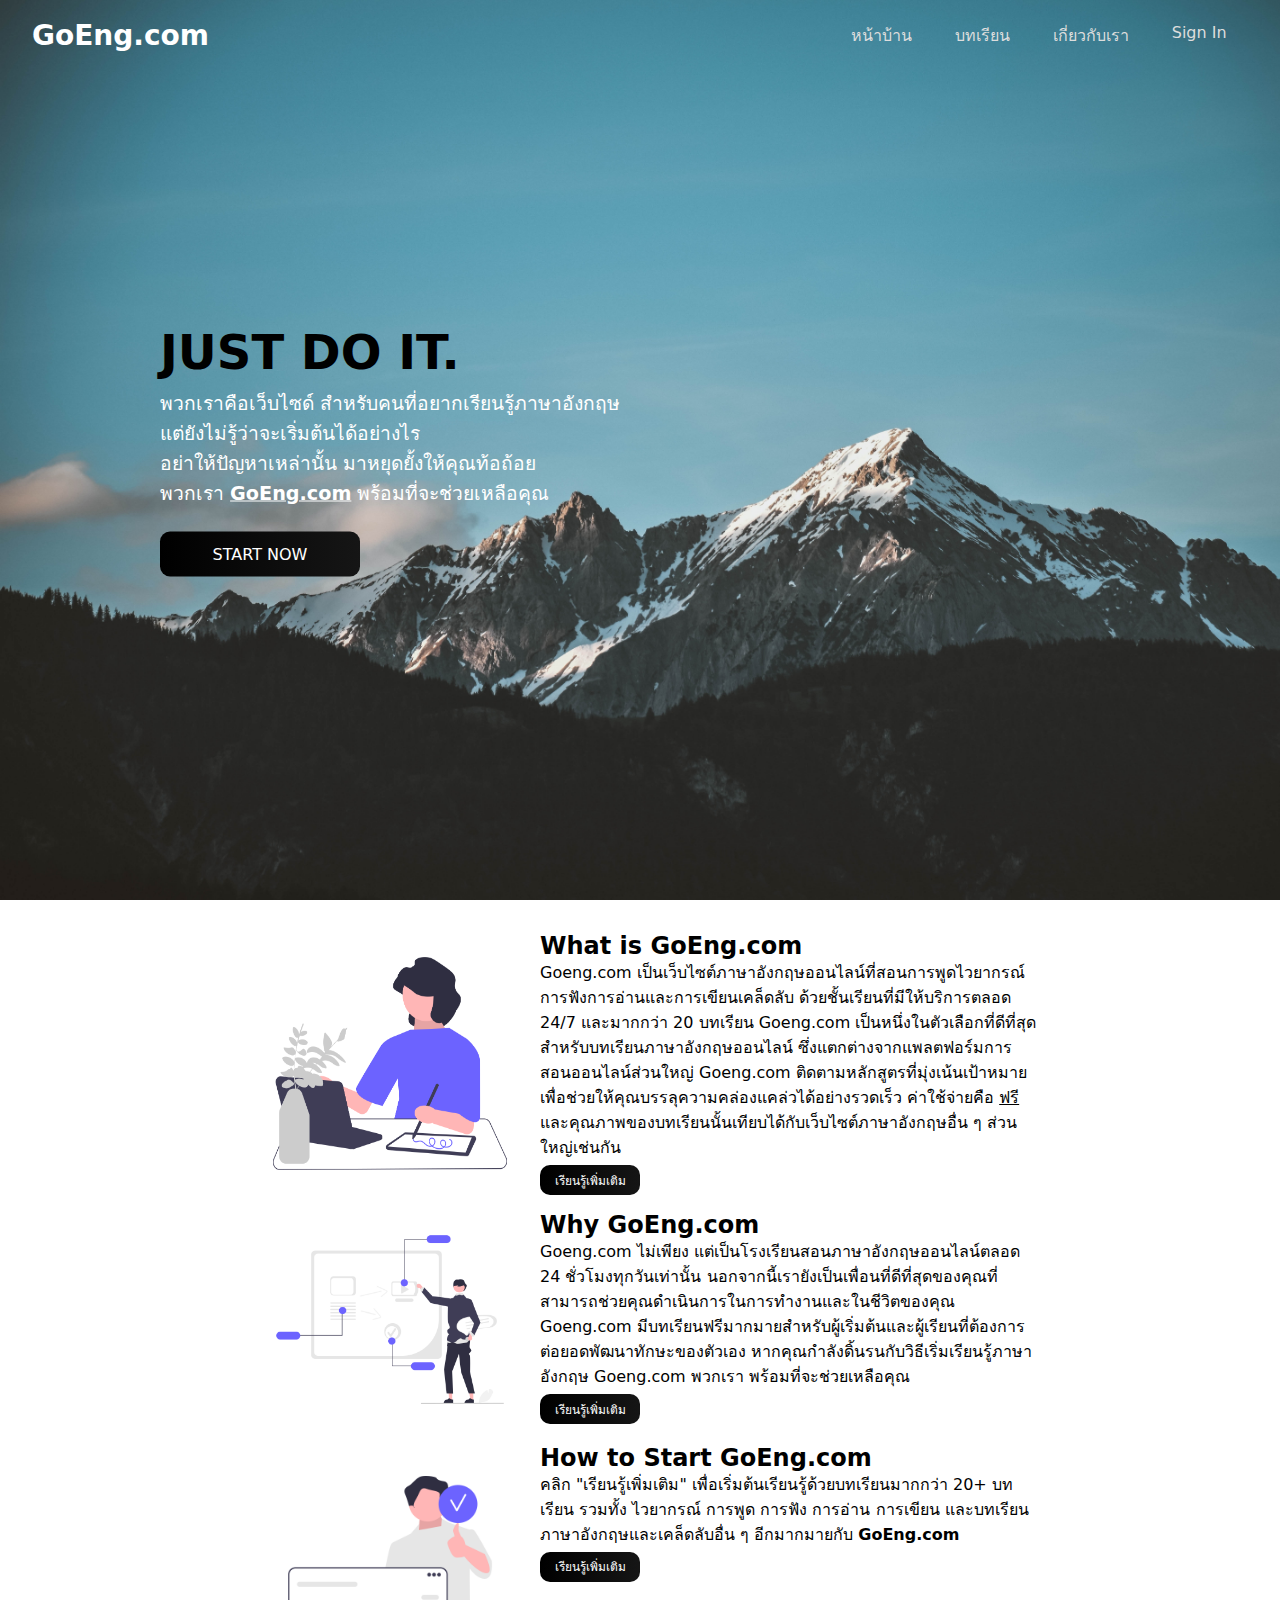
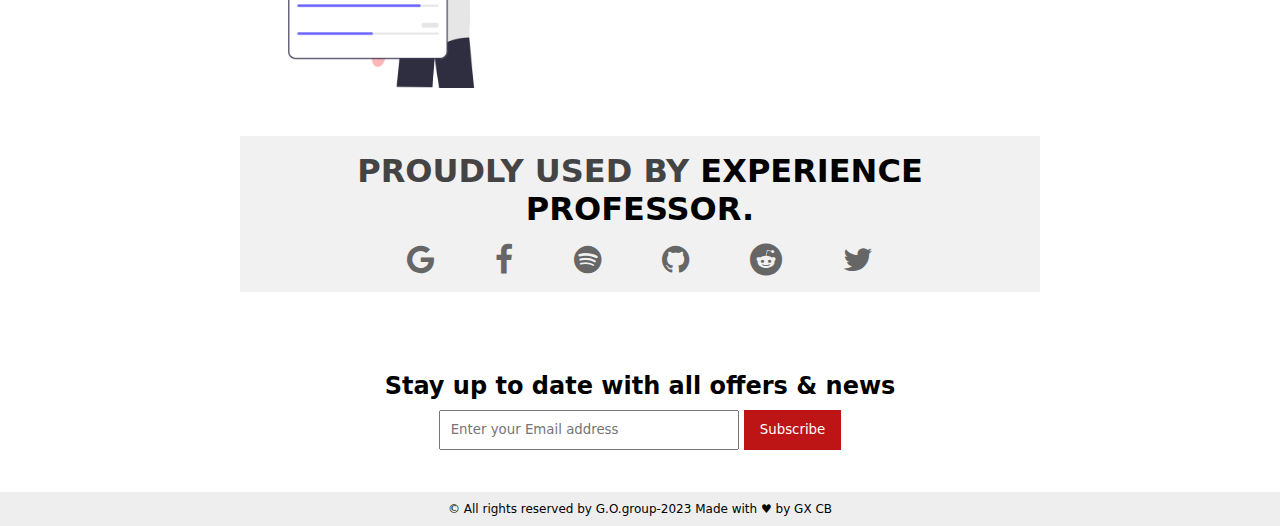
<file: index.html>
<!DOCTYPE html>
<html lang="en">
  <head>
    <meta charset="UTF-8" />
    <meta http-equiv="X-UA-Compatible" content="IE=edge" />
    <meta name="viewport" content="width=device-width, initial-scale=1.0" />
    <link
      rel="shortcut icon"
      href="./95e95af1641f460bafc4b952199c2114.png"
      type="image/x-icon"
    />
    <link
      rel="stylesheet"
      href="https://cdnjs.cloudflare.com/ajax/libs/font-awesome/4.7.0/css/font-awesome.css"
      integrity="sha512-5A8nwdMOWrSz20fDsjczgUidUBR8liPYU+WymTZP1lmY9G6Oc7HlZv156XqnsgNUzTyMefFTcsFH/tnJE/+xBg=="
      crossorigin="anonymous"
      referrerpolicy="no-referrer"
    />
    <title>GoEng</title>
    <link rel="stylesheet" href="./styles/common.css" />
    <link rel="stylesheet" href="./styles/index.css" />
    <link rel="stylesheet" href="./styles/navbar.css" />
  </head>

  <body>
    <section class="home-main">
      <nav>
        <div class="brand">
          <a href="index.html"> GoEng.com </a>
        </div>

        <i class="fa fa-bars" aria-hidden="true"></i>

        <ul>
          <i class="fa fa-times" aria-hidden="true"></i>
          <li><a href="Home.html">หน้าบ้าน</a></li>
          <li><a href="Course.html">บทเรียน</a></li>
          <li><a href="Aboutus.html">เกี่ยวกับเรา</a></li>
          <li><a href="login.html">Sign In</a></li>
        </ul>
      </nav>
   <div class="main-content">
        <h1>JUST DO IT.</h1>
        <p>
          พวกเราคือเว็บไซด์ สำหรับคนที่อยากเรียนรู้ภาษาอังกฤษ
          <br />แต่ยังไม่รู้ว่าจะเริ่มต้นได้อย่างไร <br />อย่าให้ปัญหาเหล่านั้น
          มาหยุดยั้งให้คุณท้อถ้อย <br />พวกเรา <strong><u>GoEng.com</u></strong>  พร้อมที่จะช่วยเหลือคุณ
        </p>
        <a href="./Course.html" class="gradient-btn">Start Now</a>
      </div>
    </section>

    <section class="about">
      <div class="about-sub">
        <img src="./images/undraw_learning_sketching_nd4f.png" alt="upload" />
        <div class="sub-sub-about">
          <h2>What is GoEng.com</h2>
          <p>
            Goeng.com
            เป็นเว็บไซต์ภาษาอังกฤษออนไลน์ที่สอนการพูดไวยากรณ์การฟังการอ่านและการเขียนเคล็ดลับ
            ด้วยชั้นเรียนที่มีให้บริการตลอด 24/7 และมากกว่า 20 บทเรียน Goeng.com
            เป็นหนึ่งในตัวเลือกที่ดีที่สุดสำหรับบทเรียนภาษาอังกฤษออนไลน์
            ซึ่งแตกต่างจากแพลตฟอร์มการสอนออนไลน์ส่วนใหญ่ Goeng.com
            ติดตามหลักสูตรที่มุ่งเน้นเป้าหมายเพื่อช่วยให้คุณบรรลุความคล่องแคล่วได้อย่างรวดเร็ว
            ค่าใช้จ่ายคือ
            <u> ฟรี </u>
            และคุณภาพของบทเรียนนั้นเทียบได้กับเว็บไซต์ภาษาอังกฤษอื่น ๆ
            ส่วนใหญ่เช่นกัน
          </p>
          <a href="./Aboutus.html" class="gradient-btn">เรียนรู้เพิ่มเติม</a>
        </div>
      </div>
      <div class="about-sub">
        <img src="./images/undraw_Teaching_re_g7e3.png" alt="upload" />
        <div class="sub-sub-about">
          <h2>Why GoEng.com</h2>
          <p>
            Goeng.com ไม่เพียง แต่เป็นโรงเรียนสอนภาษาอังกฤษออนไลน์ตลอด 24
            ชั่วโมงทุกวันเท่านั้น
            นอกจากนี้เรายังเป็นเพื่อนที่ดีที่สุดของคุณที่สามารถช่วยคุณดำเนินการในการทำงานและในชีวิตของคุณ
            Goeng.com มีบทเรียนฟรีมากมายสำหรับผู้เริ่มต้นและผู้เรียนที่ต้องการต่อยอดพัฒนาทักษะของตัวเอง
            หากคุณกำลังดิ้นรนกับวิธีเริ่มเรียนรู้ภาษาอังกฤษ Goeng.com พวกเรา
            พร้อมที่จะช่วยเหลือคุณ
          </p>
          <a href="./Aboutus.html" class="gradient-btn">เรียนรู้เพิ่มเติม</a>
        </div>
      </div>
      <div class="about-sub">
        <img src="./images/undraw_Join_re_w1lh.png" alt="upload" />
        <div class="sub-sub-about">
          <h2>How to Start GoEng.com</h2>
          <p>
            คลิก "เรียนรู้เพิ่มเติม" เพื่อเริ่มต้นเรียนรู้ด้วยบทเรียนมากกว่า 20+ บทเรียน รวมทั้ง
            ไวยากรณ์ การพูด การฟัง การอ่าน การเขียน และบทเรียนภาษาอังกฤษและเคล็ดลับอื่น
            ๆ อีกมากมายกับ <strong> GoEng.com </strong>
          </p>
          <a href="./Course.html" class="gradient-btn">เรียนรู้เพิ่มเติม</a>
        </div>
      </div>
      <div class="about-company">
        <h1>Proudly used by <span>Experience Professor. </span></h1>
        <div class="company-logos">
          <i class="fa fa-google"></i>
          <i class="fa fa-facebook"></i>
          <i class="fa fa-spotify"></i>
          <i class="fa fa-github"></i>
          <i class="fa fa-reddit"></i>
          <i class="fa fa-twitter"></i>
        </div>
      </div>
    </section>

    <div class="subscribe">
      <h2>Stay up to date with all offers & news</h2>
      <form action="" class="subscribe-box">
        <input
          required
          type="email"
          name="email"
          placeholder="Enter your Email address"
        />
        <button>Subscribe</button>
      </form>
    </div>

    <div class="copyright">
      &copy; All rights reserved by G.O.group-2023 Made with &hearts; by GX CB
    </div>

    <script src="js\navbar.js"></script>
  </body>
</html>
</file>
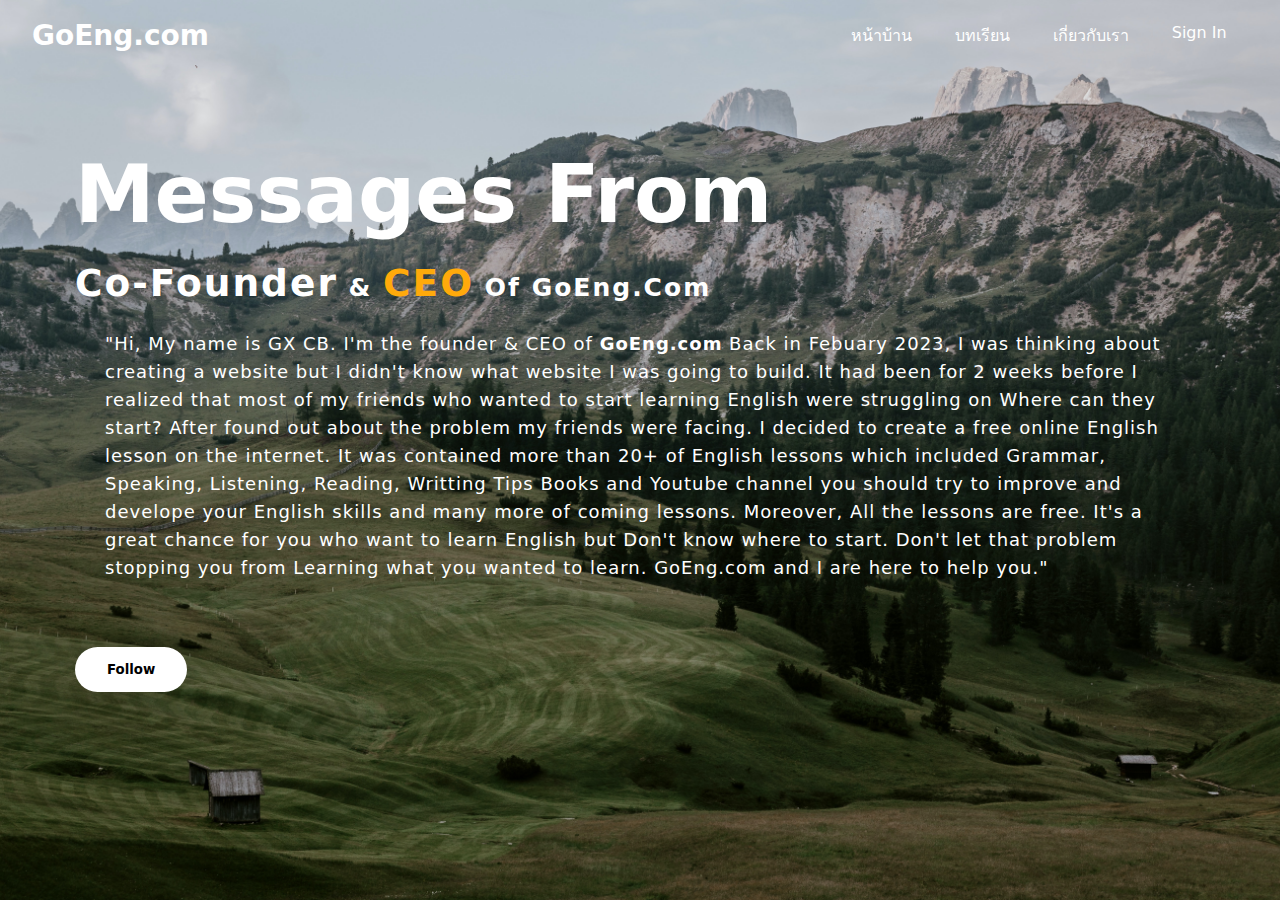
<file: Aboutus.html>
<!DOCTYPE html>
<html lang="en">
  <head>
    <meta charset="UTF-8" />
    <meta http-equiv="X-UA-Compatible" content="IE=edge" />
    <meta name="viewport" content="width=device-width, initial-scale=1.0" />
    <link
      rel="shortcut icon"
      href="./95e95af1641f460bafc4b952199c2114.png"
      type="image/x-icon"
    />
    <link
      rel="stylesheet"
      href="https://cdnjs.cloudflare.com/ajax/libs/font-awesome/4.7.0/css/font-awesome.css"
      integrity="sha512-5A8nwdMOWrSz20fDsjczgUidUBR8liPYU+WymTZP1lmY9G6Oc7HlZv156XqnsgNUzTyMefFTcsFH/tnJE/+xBg=="
      crossorigin="anonymous"
      referrerpolicy="no-referrer"
    />
    <title>About us - GoEng</title>
    <link rel="stylesheet" href="styles/common.css" />
    <link rel="stylesheet" href="styles/About us.css" />
    <link rel="stylesheet" href="styles/About us.css" />
  </head>
  <body>
    <section>
      <nav>
        <div class="brand">
          <a href="index.html">GoEng.com</a>
        </div>

        <i class="fa fa-bars" aria-hidden="true"></i>

       <ul>
          <i class="fa fa-times" aria-hidden="true"></i>
          <li><a href="Home.html">หน้าบ้าน</a></li>
          <li><a href="Course.html">บทเรียน</a></li>
          <li><a href="Aboutus.html">เกี่ยวกับเรา</a></li>
          <li><a href="login.html">Sign In</a></li>
        </ul>
      </nav>
      </div>
      <div class="about">
        <div class="main">
           <img src="GoEng.com.png" alt="">
           <div class="about-text">
            <h2>Messages from</h2>
            <h5><samp>Co-founder</samp> & <span>CEO</span> of GoEng.com</h5>
            
            <p> "Hi, My name is GX CB. I'm the founder & CEO of <strong>GoEng.com</strong> Back in Febuary 2023, I was thinking about creating a website but I didn't know what website I was going to build. It had been for 2 weeks before I realized that most of my friends who wanted to start learning English were struggling on Where can they start?
            After found out about the problem my friends were facing. I decided to create a free online English lesson on the internet. It was contained more than 20+ of English lessons which included Grammar, Speaking, Listening, Reading, Writting Tips Books and Youtube channel you should try to improve and develope your English skills and many more of coming lessons. Moreover, All the lessons are free. It's a great chance for you who want to learn English but Don't know where to start. Don't let that problem stopping you from Learning what you wanted to learn. GoEng.com and I are here to help you." </p>
            <button> <a href="https://twitter.com/Garfiel35508799">Follow</a></button>
        </div>
      </div>
    </section>

    <script src="js/navbar.js"></script>

  </body>
</html>
</file>
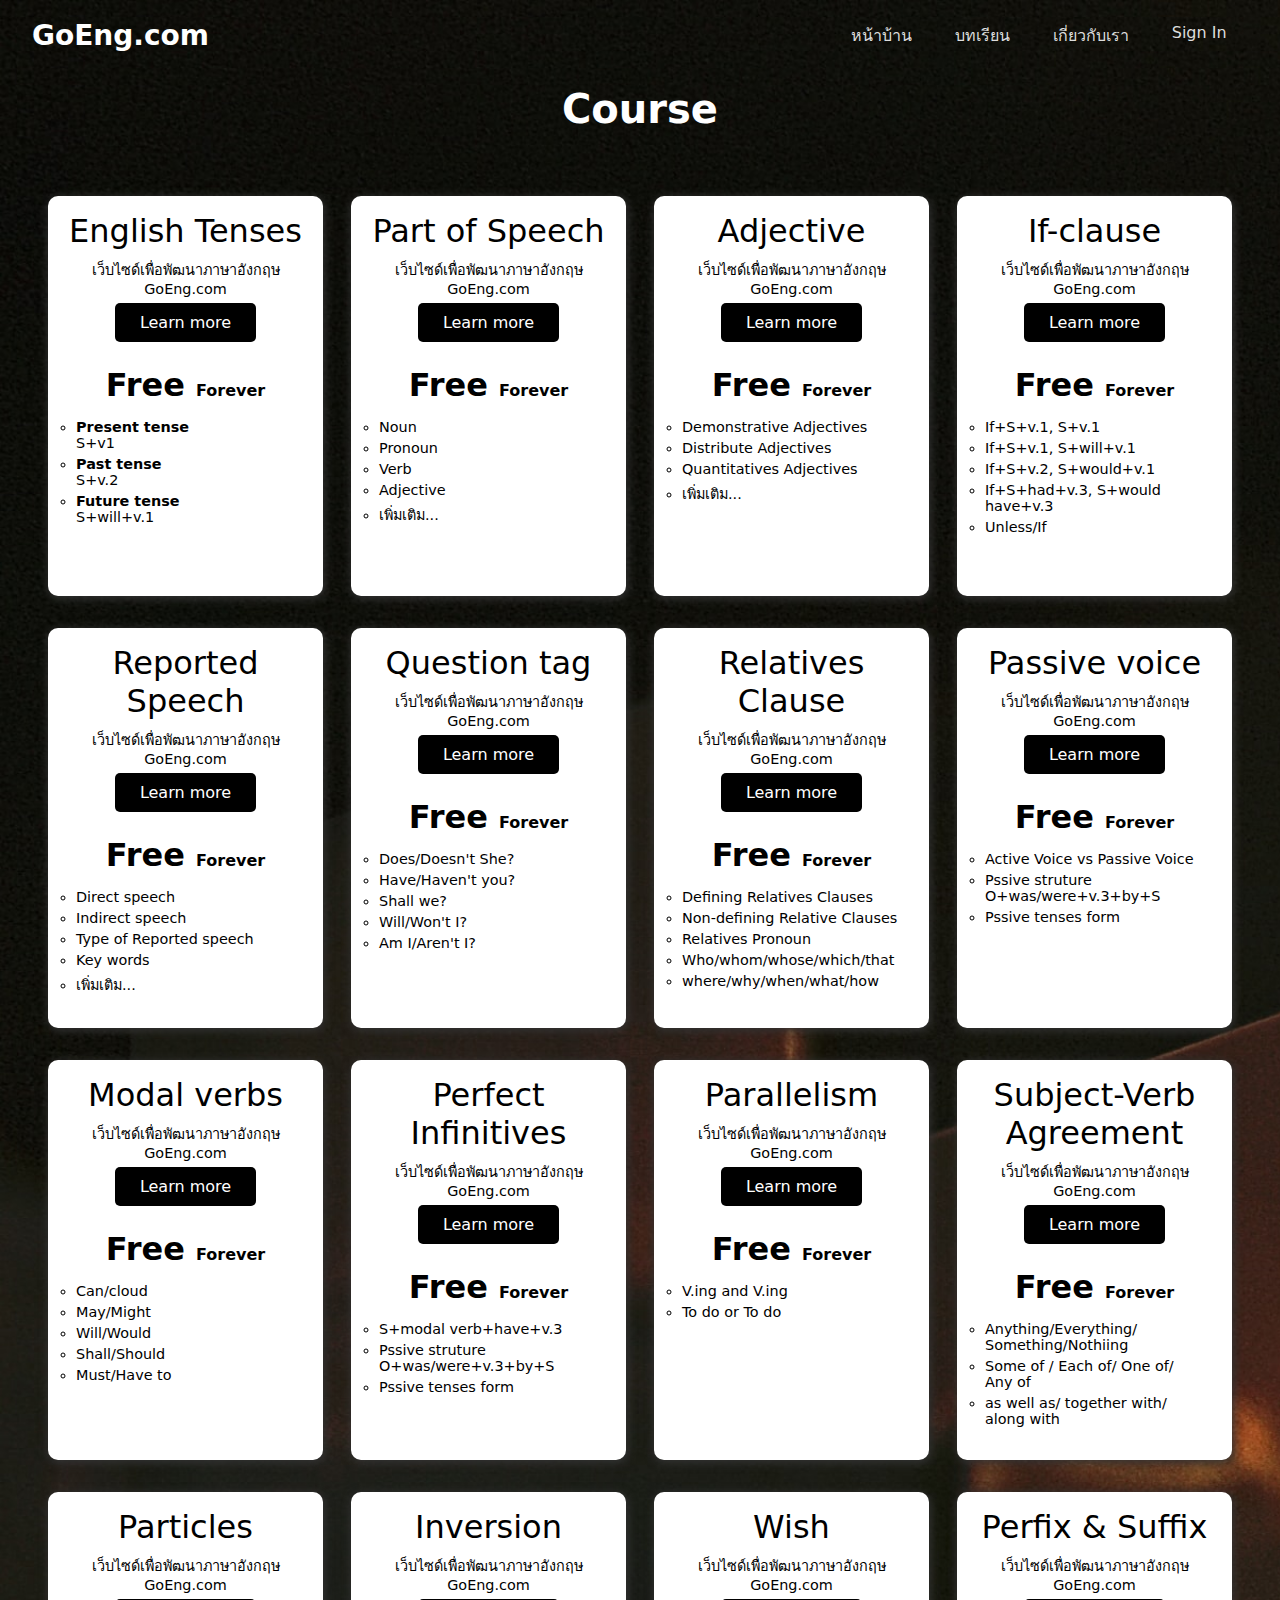
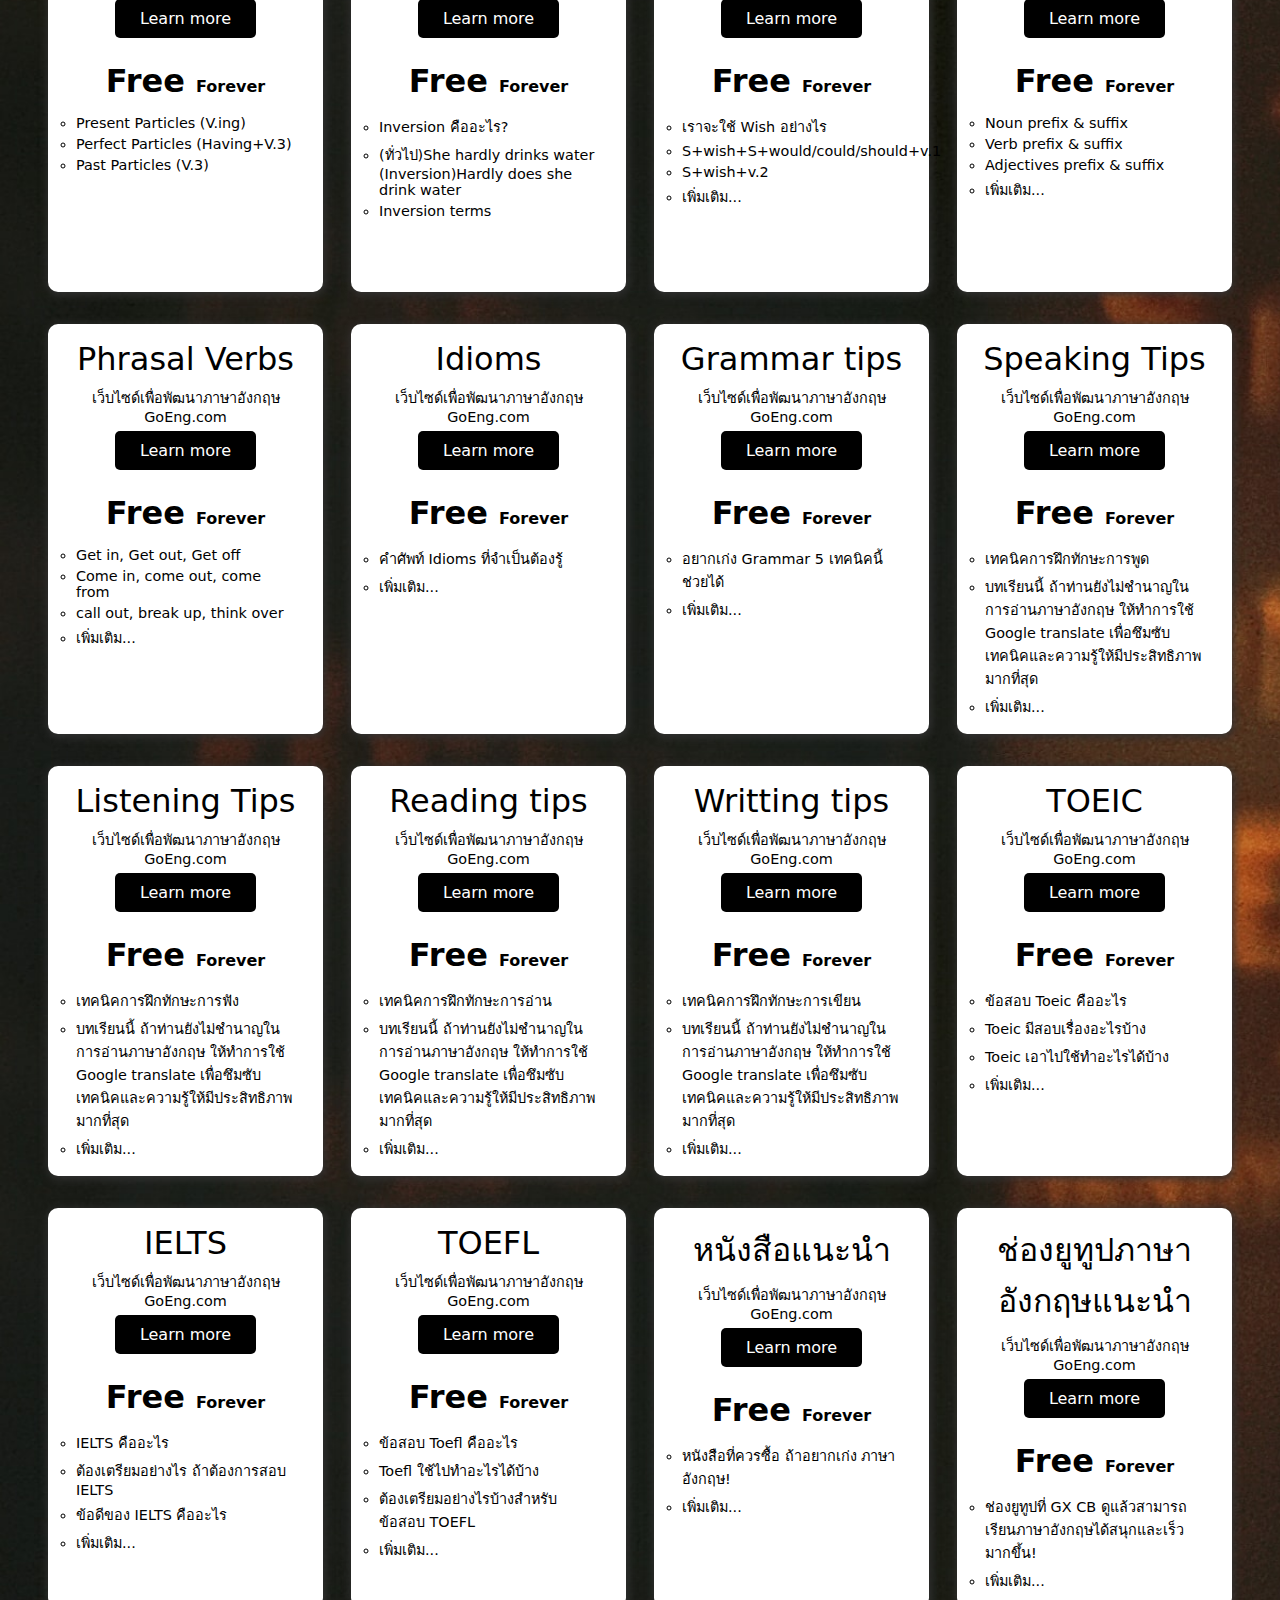
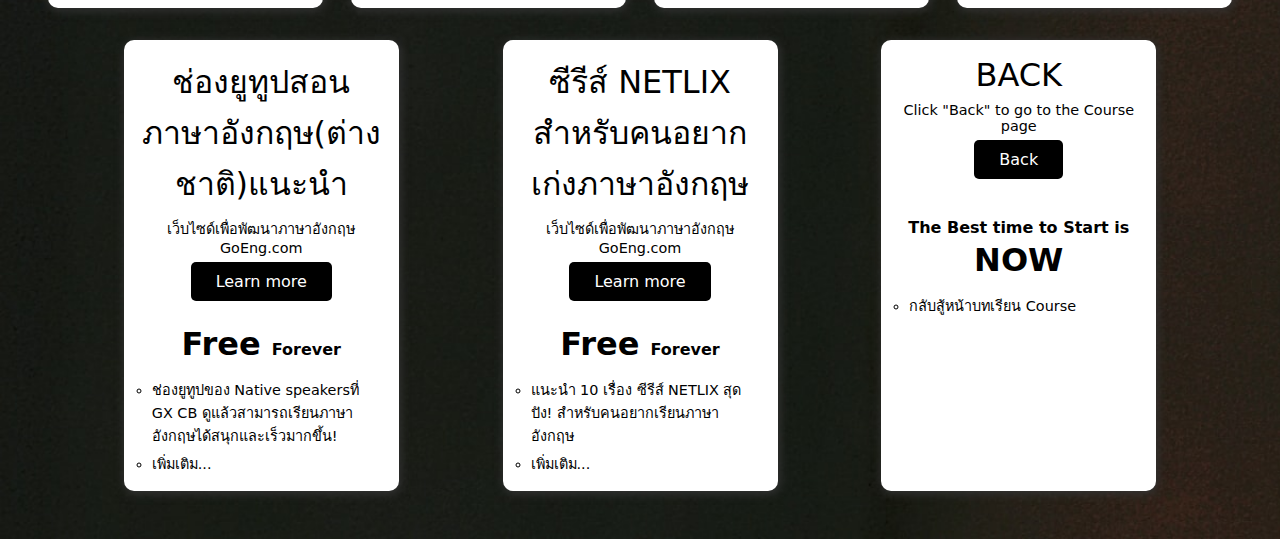
<file: Course.html>
<!DOCTYPE html>
<html lang="en">
  <head>
    <meta charset="UTF-8" />
    <meta http-equiv="X-UA-Compatible" content="IE=edge" />
    <meta name="viewport" content="width=device-width, initial-scale=1.0" />
    <link
      rel="shortcut icon"
      href="./95e95af1641f460bafc4b952199c2114.png"
      type="image/x-icon"
    />
    <link
      rel="stylesheet"
      href="https://cdnjs.cloudflare.com/ajax/libs/font-awesome/4.7.0/css/font-awesome.css"
      integrity="sha512-5A8nwdMOWrSz20fDsjczgUidUBR8liPYU+WymTZP1lmY9G6Oc7HlZv156XqnsgNUzTyMefFTcsFH/tnJE/+xBg=="
      crossorigin="anonymous"
      referrerpolicy="no-referrer"
    />
    <title>Course - GoEng</title>
    <link rel="stylesheet" href="styles/common.css" />
    <link rel="stylesheet" href="styles/Course.css" />
    <link rel="stylesheet" href="styles/navbar.css" />
  </head>
  <body>
    <section>
      <nav>
        <div class="brand">
          <a href="index.html">GoEng.com</a>
        </div>

        <i class="fa fa-bars" aria-hidden="true"></i>

       <ul>
          <i class="fa fa-times" aria-hidden="true"></i>
          <li><a href="Home.html">หน้าบ้าน</a></li>
          <li><a href="Course.html">บทเรียน</a></li>
          <li><a href="Aboutus.html">เกี่ยวกับเรา</a></li>
          <li><a href="login.html">Sign In</a></li>
        </ul>
      </nav>

      <h1>Course</h1>

      <div class="course-cards">
        <div class="course-card">
          <p class="plan">English Tenses</p>
          <p class="description">เว็บไซด์เพื่อพัฒนาภาษาอังกฤษ GoEng.com</p>

          <a href="https://thepremierprep.com/12-tense-summary/">Learn more</a>

          <div class="course">Free <span>Forever</span></div>

          <ul>
            <li>
              <strong>Present tense</strong><br />
              S+v1
            </li>
            <li><strong>Past tense</strong> <br />S+v.2</li>
            <li><strong>Future tense</strong> <br />S+will+v.1</li>
          </ul>
        </div>

        <div class="course-card">
          <p class="plan">Part of Speech</p>
          <p class="description">เว็บไซด์เพื่อพัฒนาภาษาอังกฤษ GoEng.com</p>

          <a href="https://meowdemy.com/%E0%B8%AA%E0%B8%A3%E0%B8%B8%E0%B8%9B-part-of-speech-%E0%B8%87%E0%B9%88%E0%B8%B2%E0%B8%A2%E0%B9%86/">Learn more</a>

          <div class="course">Free <span>Forever</span></div>

          <ul>
            <li>Noun</li>
            <li>Pronoun</li>
            <li>Verb</li>
            <li>Adjective</li>
            <li>เพิ่มเติม...</li>
          </ul>
        </div>

        <div class="course-card">
          <p class="plan">Adjective</p>
          <p class="description">เว็บไซด์เพื่อพัฒนาภาษาอังกฤษ GoEng.com</p>

          <a href="https://www.trueplookpanya.com/knowledge/content/70677">Learn more</a>

          <div class="course">Free <span>Forever</span></div>

          <ul>
            <li>Demonstrative Adjectives</li>
            <li>Distribute Adjectives</li>
            <li>Quantitatives Adjectives</li>
            <li>เพิ่มเติม...</li>
          </ul>
        </div>
        <div class="course-card">
          <p class="plan">If-clause</p>
          <p class="description">เว็บไซด์เพื่อพัฒนาภาษาอังกฤษ GoEng.com</p>

          <a href="https://www.globish.co.th/blog/professional/ifclause">Learn more</a>

          <div class="course">Free <span>Forever</span></div>

          <ul>
            <li>If+S+v.1, S+v.1</li>
            <li>If+S+v.1, S+will+v.1</li>
            <li>If+S+v.2, S+would+v.1</li>
            <li>If+S+had+v.3, S+would have+v.3</li>
            <li>Unless/If</li>
          </ul>
        </div>
        <div class="course-card">
          <p class="plan">Reported Speech</p>
          <p class="description">เว็บไซด์เพื่อพัฒนาภาษาอังกฤษ GoEng.com</p>

          <a href="https://www.trueplookpanya.com/knowledge/content/62514/-laneng-lan-">Learn more</a>

          <div class="course">Free <span>Forever</span></div>

          <ul>
            <li>Direct speech</li>
            <li>Indirect speech</li>
            <li>Type of Reported speech</li>
            <li>Key words</li>
            <li>เพิ่มเติม...</li>
          </ul>
        </div>
        <div class="course-card">
          <p class="plan">Question tag</p>
          <p class="description">เว็บไซด์เพื่อพัฒนาภาษาอังกฤษ GoEng.com</p>

          <a href="https://meowdemy.com/%E0%B8%81%E0%B8%B2%E0%B8%A3%E0%B9%83%E0%B8%8A%E0%B9%89-question-tag/">Learn more</a>

          <div class="course">Free <span>Forever</span></div>

          <ul>
            <li>Does/Doesn't She?</li>
            <li>Have/Haven't you?</li>
            <li>Shall we?</li>
            <li>Will/Won't I?</li>
            <li>Am I/Aren't I?</li>
          </ul>
        </div>
        <div class="course-card">
          <p class="plan">Relatives Clause</p>
          <p class="description">เว็บไซด์เพื่อพัฒนาภาษาอังกฤษ GoEng.com</p>

          <a href="https://www.trueplookpanya.com/knowledge/content/92534-laneng-lan-">Learn more</a>

          <div class="course">Free <span>Forever</span></div>

          <ul>
            <li>Defining Relatives Clauses</li>
            <li>Non-defining Relative Clauses</li>
            <li>Relatives Pronoun</li>
            <li>Who/whom/whose/which/that</li>
            <li>where/why/when/what/how</li>
          </ul>
        </div>
        <div class="course-card">
          <p class="plan">Passive voice</p>
          <p class="description">เว็บไซด์เพื่อพัฒนาภาษาอังกฤษ GoEng.com</p>

          <a href="https://meowdemy.com/passive-voice/">Learn more</a>

          <div class="course">Free <span>Forever</span></div>

          <ul>
            <li>Active Voice vs Passive Voice</li>
            <li>Pssive struture<br />O+was/were+v.3+by+S</li>
            <li>Pssive tenses form</li>
          </ul>
        </div>
        <div class="course-card">
          <p class="plan">Modal verbs</p>
          <p class="description">เว็บไซด์เพื่อพัฒนาภาษาอังกฤษ GoEng.com</p>

          <a href="https://engbreaking.co.th/modal-verb/">Learn more</a>

          <div class="course">Free <span>Forever</span></div>

          <ul>
            <li>Can/cloud</li>
            <li>May/Might</li>
            <li>Will/Would</li>
            <li>Shall/Should</li>
            <li>Must/Have to</li>
          </ul>
        </div>
        <div class="course-card">
          <p class="plan">Perfect Infinitives</p>
          <p class="description">เว็บไซด์เพื่อพัฒนาภาษาอังกฤษ GoEng.com</p>

          <a href="http://englishfordairylife.blogspot.com/2012/09/infinitive-withwithout-to.html">Learn more</a>

          <div class="course">Free <span>Forever</span></div>

          <ul>
            <li>S+modal verb+have+v.3</li>
            <li>Pssive struture<br />O+was/were+v.3+by+S</li>
            <li>Pssive tenses form</li>
          </ul>
        </div>
        <div class="course-card">
          <p class="plan">Parallelism</p>
          <p class="description">เว็บไซด์เพื่อพัฒนาภาษาอังกฤษ GoEng.com</p>

          <a href="https://www.engnow.in.th/2019/12/parallel-structure/">Learn more</a>

          <div class="course">Free <span>Forever</span></div>

          <ul>
            <li>V.ing and V.ing</li>
            <li>To do or To do</li>
          </ul>
        </div>
        <div class="course-card">
          <p class="plan">Subject-Verb Agreement</p>
          <p class="description">เว็บไซด์เพื่อพัฒนาภาษาอังกฤษ GoEng.com</p>

          <a href="https://meowdemy.com/subject-verb-agreement/">Learn more</a>

          <div class="course">Free <span>Forever</span></div>

          <ul>
            <li>Anything/Everything/<br>Something/Nothiing</li>
            <li>Some of / Each of/ One of/ Any of</li>
            <li>as well as/ together with/ <br />along with</li>
          </ul>
        </div>
        <div class="course-card">
          <p class="plan">Particles</p>
          <p class="description">เว็บไซด์เพื่อพัฒนาภาษาอังกฤษ GoEng.com</p>

          <a href="https://www.tonamorn.com/english/grammar/participle-2/">Learn more</a>

          <div class="course">Free <span>Forever</span></div>

          <ul>
            <li>Present Particles (V.ing)</li>
            <li>Perfect Particles (Having+V.3)</li>
            <li>Past Particles (V.3)</li>
          </ul>
        </div>
        <div class="course-card">
          <p class="plan">Inversion</p>
          <p class="description">เว็บไซด์เพื่อพัฒนาภาษาอังกฤษ GoEng.com</p>

          <a href="https://www.trueplookpanya.com/knowledge/content/92687-laneng-lan-">Learn more</a>

          <div class="course">Free <span>Forever</span></div>

          <ul>
            <li>Inversion คืออะไร?</li>
            <li>
              (ทั่วไป)She hardly drinks water <br />(Inversion)Hardly does she
              drink water
            </li>
            <li>Inversion terms</li>
          </ul>
        </div>
        <div class="course-card">
          <p class="plan">Wish</p>
          <p class="description">เว็บไซด์เพื่อพัฒนาภาษาอังกฤษ GoEng.com</p>

          <a href="https://www.trueplookpanya.com/knowledge/content/63144/-blo-laneng-lan-">Learn more</a>

          <div class="course">Free <span>Forever</span></div>

          <ul>
            <li>เราจะใช้ Wish อย่างไร</li>
            <li>S+wish+S+would/could/should+v.1</li>
            <li>S+wish+v.2</li>
            <li>เพิ่มเติม...</li>
          </ul>
        </div>
        <div class="course-card">
          <p class="plan">Perfix & Suffix</p>
          <p class="description">เว็บไซด์เพื่อพัฒนาภาษาอังกฤษ GoEng.com</p>

          <a href="https://www.trueplookpanya.com/knowledge/content/66250/-blo-laneng-lan-">Learn more</a>

          <div class="course">Free <span>Forever</span></div>

          <ul>
            <li>Noun prefix & suffix</li>
            <li>Verb prefix & suffix</li>
            <li>Adjectives prefix & suffix</li>
            <li>เพิ่มเติม...</li>
          </ul>
        </div>
        <div class="course-card">
          <p class="plan">Phrasal Verbs</p>
          <p class="description">เว็บไซด์เพื่อพัฒนาภาษาอังกฤษ GoEng.com</p>

          <a href="https://campus.campus-star.com/gat-pat/69285.html">Learn more</a>

          <div class="course">Free <span>Forever</span></div>

          <ul>
            <li>Get in, Get out, Get off</li>
            <li>Come in, come out, come from</li>
            <li>call out, break up, think over</li>
            <li>เพิ่มเติม...</li>
          </ul>
        </div>
        <div class="course-card">
          <p class="plan">Idioms</p>
          <p class="description">เว็บไซด์เพื่อพัฒนาภาษาอังกฤษ GoEng.com</p>

          <a href="https://www.mylearnville.com/top-100-idioms-phrases/">Learn more</a>

          <div class="course">Free <span>Forever</span></div>

          <ul>
            <li>คำศัพท์ Idioms ที่จำเป็นต้องรู้</li>
            <li>เพิ่มเติม...</li>
          </ul>
        </div>
        <div class="course-card">
          <p class="plan">Grammar tips</p>
          <p class="description">เว็บไซด์เพื่อพัฒนาภาษาอังกฤษ GoEng.com</p>

          <a href="https://www.britishcouncil.or.th/english/children/secondary/tips/grammar5tips">Learn more</a>

          <div class="course">Free <span>Forever</span></div>

          <ul>
            <li>อยากเก่ง Grammar 5 เทคนิคนี้ช่วยได้</li>
            <li>เพิ่มเติม...</li>
          </ul>
        </div><div class="course-card">
          <p class="plan">Speaking Tips</p>
          <p class="description">เว็บไซด์เพื่อพัฒนาภาษาอังกฤษ GoEng.com</p>

          <a href="https://englishonline.britishcouncil.org/blog/8-practical-ways-to-practise-speaking-english/">Learn more</a>

          <div class="course">Free <span>Forever</span></div>

          <ul>
            <li>เทคนิคการฝึกทักษะการพูด</li>
            <li>บทเรียนนี้ ถ้าท่านยังไม่ชำนาญในการอ่านภาษาอังกฤษ ให้ทำการใช้ Google translate เพื่อซึมซับเทคนิคและความรู้ให้มีประสิทธิภาพมากที่สุด</li>
            <li>เพิ่มเติม...</li>
          </ul>
        </div><div class="course-card">
          <p class="plan">Listening Tips</p>
          <p class="description">เว็บไซด์เพื่อพัฒนาภาษาอังกฤษ GoEng.com</p>

          <a href="https://www.fluentu.com/blog/english/how-to-improve-english-listening-skills/">Learn more</a>

          <div class="course">Free <span>Forever</span></div>

          <ul>
            <li>เทคนิคการฝึกทักษะการฟัง</li>
            <li>บทเรียนนี้ ถ้าท่านยังไม่ชำนาญในการอ่านภาษาอังกฤษ ให้ทำการใช้ Google translate เพื่อซึมซับเทคนิคและความรู้ให้มีประสิทธิภาพมากที่สุด</li>
            <li>เพิ่มเติม...</li>
          </ul>
        </div><div class="course-card">
          <p class="plan">Reading tips</p>
          <p class="description">เว็บไซด์เพื่อพัฒนาภาษาอังกฤษ GoEng.com</p>

          <a href="https://www.indeed.com/career-advice/career-development/how-to-improve-reading-skills">Learn more</a>

          <div class="course">Free <span>Forever</span></div>

          <ul>
            <li>เทคนิคการฝึกทักษะการอ่าน</li>
            <li>บทเรียนนี้ ถ้าท่านยังไม่ชำนาญในการอ่านภาษาอังกฤษ ให้ทำการใช้ Google translate เพื่อซึมซับเทคนิคและความรู้ให้มีประสิทธิภาพมากที่สุด</li>
            <li>เพิ่มเติม...</li>
          </ul>
        </div>
        <div class="course-card">
          <p class="plan">Writting tips</p>
          <p class="description">เว็บไซด์เพื่อพัฒนาภาษาอังกฤษ GoEng.com</p>

          <a href="https://www.grammarly.com/blog/practice-english-skills/">Learn more</a>

          <div class="course">Free <span>Forever</span></div>

          <ul>
            <li>เทคนิคการฝึกทักษะการเขียน</li>
            <li>บทเรียนนี้ ถ้าท่านยังไม่ชำนาญในการอ่านภาษาอังกฤษ ให้ทำการใช้ Google translate เพื่อซึมซับเทคนิคและความรู้ให้มีประสิทธิภาพมากที่สุด</li>
            <li>เพิ่มเติม...</li>
          </ul>
        </div>
        <div class="course-card">
          <p class="plan">TOEIC</p>
          <p class="description">เว็บไซด์เพื่อพัฒนาภาษาอังกฤษ GoEng.com</p>

          <a href="https://efl.ac.th/th/what-you-need-to-know-about-new-toeic/">Learn more</a>

          <div class="course">Free <span>Forever</span></div>

          <ul>
            <li>ข้อสอบ Toeic คืออะไร</li>
            <li>Toeic มีสอบเรื่องอะไรบ้าง</li>
            <li>Toeic เอาไปใช้ทำอะไรได้บ้าง</li>
            <li>เพิ่มเติม...</li>
          </ul>
        </div><div class="course-card">
          <p class="plan">IELTS</p>
          <p class="description">เว็บไซด์เพื่อพัฒนาภาษาอังกฤษ GoEng.com</p>

          <a href="https://www.hotcourses.in.th/study-abroad-info/essentials/english-tests/">Learn more</a>

          <div class="course">Free <span>Forever</span></div>

          <ul>
            <li>IELTS คืออะไร</li>
            <li>ต้องเตรียมอย่างไร ถ้าต้องการสอบ IELTS</li>
            <li>ข้อดีของ IELTS คืออะไร</li>
            <li>เพิ่มเติม...</li>
          </ul>
        </div><div class="course-card">
          <p class="plan">TOEFL</p>
          <p class="description">เว็บไซด์เพื่อพัฒนาภาษาอังกฤษ GoEng.com</p>

          <a href="https://xchangeenglish.com/blog/%E0%B8%97%E0%B8%B3%E0%B9%84%E0%B8%A1%E0%B8%95%E0%B9%89%E0%B8%AD%E0%B8%87%E0%B8%AA%E0%B8%AD%E0%B8%9A-toefl/">Learn more</a>

          <div class="course">Free <span>Forever</span></div>

          <ul>
            <li>ข้อสอบ Toefl คืออะไร</li>
            <li>Toefl ใช้ไปทำอะไรได้บ้าง</li>
            <li>ต้องเตรียมอย่างไรบ้างสำหรับข้อสอบ TOEFL</li>
            <li>เพิ่มเติม...</li>
          </ul>
        </div>
        
        <div class="course-card">
          <p class="plan">หนังสือแนะนำ</p>
          <p class="description">เว็บไซด์เพื่อพัฒนาภาษาอังกฤษ GoEng.com</p>

          <a href="https://my-best.in.th/48922">Learn more</a>

          <div class="course">Free <span>Forever</span></div>

          <ul>
            <li>หนังสือที่ควรซื้อ ถ้าอยากเก่ง ภาษาอังกฤษ!</li>
            <li>เพิ่มเติม...</li>
          </ul>
        </div>
        <div class="course-card">
          <p class="plan">ช่องยูทูปภาษาอังกฤษแนะนำ</p>
          <p class="description">เว็บไซด์เพื่อพัฒนาภาษาอังกฤษ GoEng.com</p>

          <a href="https://techsauce.co/connext/life-hacks/practice-your-english-through-10-youtube-channel">Learn more</a>

          <div class="course">Free <span>Forever</span></div>

          <ul>
            <li>ช่องยูทูปที่ GX CB ดูแล้วสามารถเรียนภาษาอังกฤษได้สนุกและเร็วมากขึ้น!</li>
            <li>เพิ่มเติม...</li>
          </ul>
        </div>
        <div class="course-card">
          <p class="plan">ช่องยูทูปสอนภาษาอังกฤษ(ต่างชาติ)แนะนำ</p>
          <p class="description">เว็บไซด์เพื่อพัฒนาภาษาอังกฤษ GoEng.com</p>

          <a href="https://preply.com/en/blog/best-youtube-channel-to-learn-english/">Learn more</a>

          <div class="course">Free <span>Forever</span></div>

          <ul>
            <li>ช่องยูทูปของ Native speakersที่ GX CB ดูแล้วสามารถเรียนภาษาอังกฤษได้สนุกและเร็วมากขึ้น!</li>
            <li>เพิ่มเติม...</li>
          </ul>
        </div>
        <div class="course-card">
          <p class="plan">ซีรีส์ NETLIX สำหรับคนอยากเก่งภาษาอังกฤษ</p>
          <p class="description">เว็บไซด์เพื่อพัฒนาภาษาอังกฤษ GoEng.com</p>

          <a href="https://salehere.co.th/articles/learn-english-from-netflix-series">Learn more</a>

          <div class="course">Free <span>Forever</span></div>

          <ul>
            <li>แนะนำ 10 เรื่อง ซีรีส์ NETLIX สุดปัง! สำหรับคนอยากเรียนภาษาอังกฤษ</li>
            <li>เพิ่มเติม...</li>
          </ul>
        </div>
        <div class="course-card">
          <p class="plan">BACK</p>
          <p class="description">Click "Back" to go to the Course page</p>

          <a href="./Course.html">Back</a>

          <div class="course"><span>The Best time to Start is </span><strong>NOW</strong></div>

          <ul>
            <li>กลับสู้หน้าบทเรียน Course</li>
          </ul>
        </div>
      </div>
    </section>

    <script src="js/navbar.js"></script>
  </body>
</html>
</file>
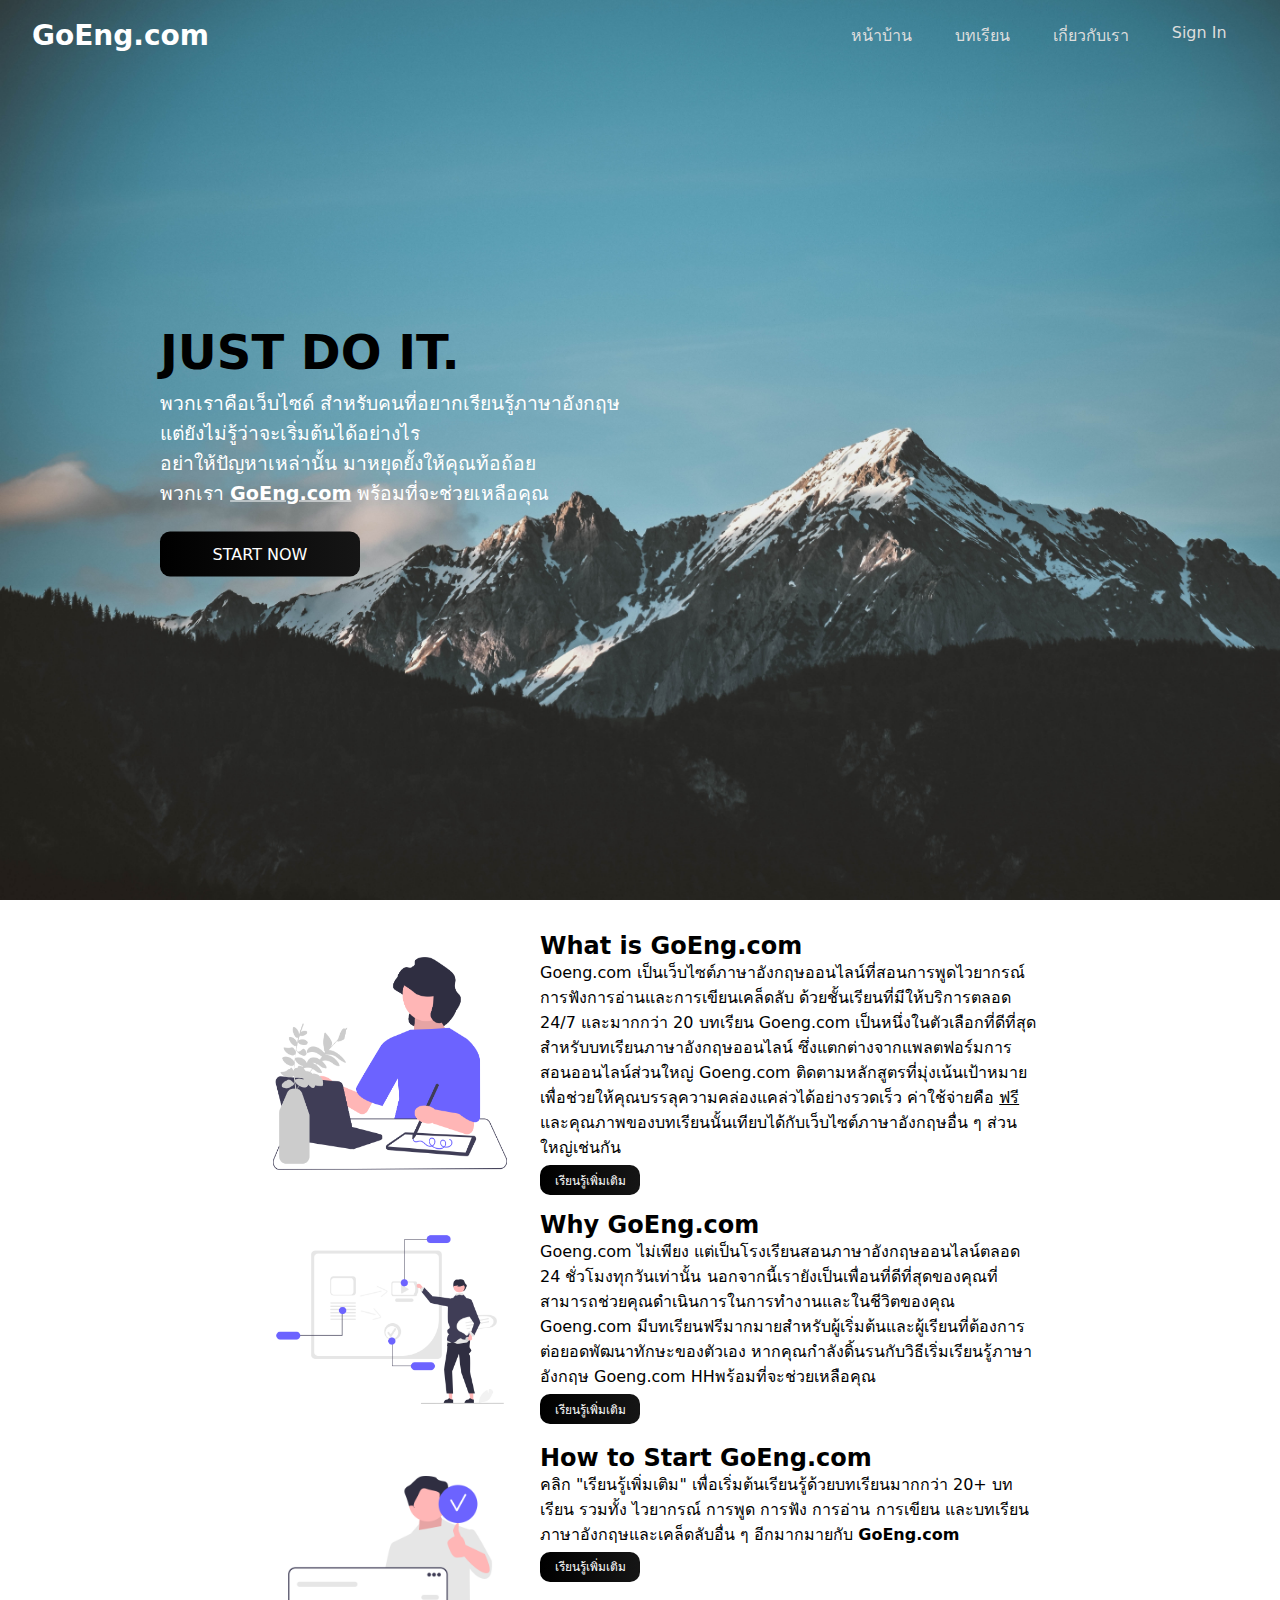
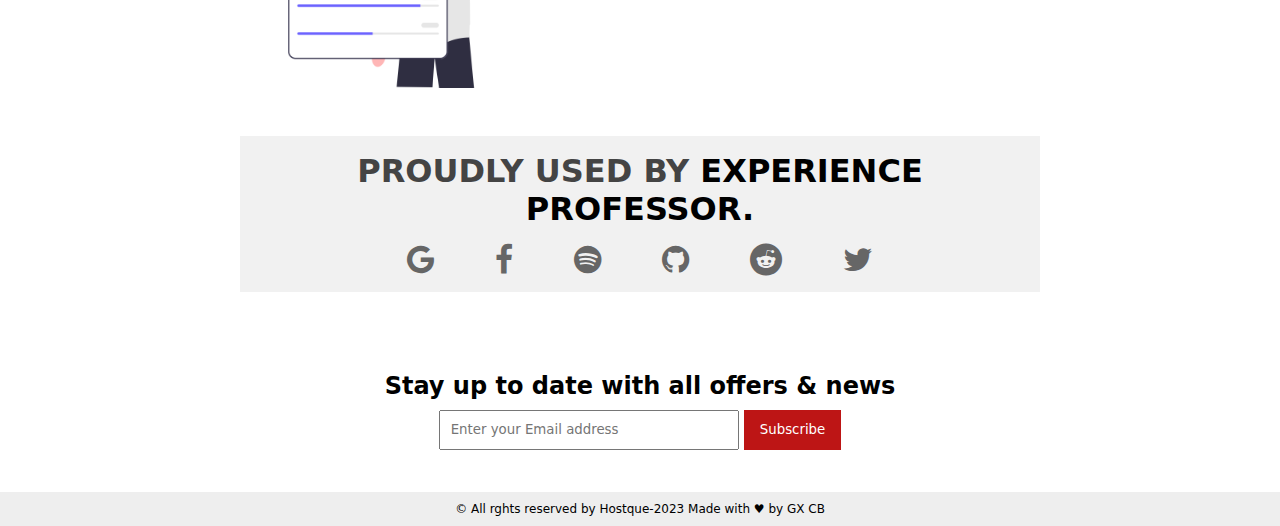
<file: Home.html>
<!DOCTYPE html>
<html lang="en">
  <head>
    <meta charset="UTF-8" />
    <meta http-equiv="X-UA-Compatible" content="IE=edge" />
    <meta name="viewport" content="width=device-width, initial-scale=1.0" />
    <link
      rel="shortcut icon"
      href="./95e95af1641f460bafc4b952199c2114.png"
      type="image/x-icon"
    />
    <link
      rel="stylesheet"
      href="https://cdnjs.cloudflare.com/ajax/libs/font-awesome/4.7.0/css/font-awesome.css"
      integrity="sha512-5A8nwdMOWrSz20fDsjczgUidUBR8liPYU+WymTZP1lmY9G6Oc7HlZv156XqnsgNUzTyMefFTcsFH/tnJE/+xBg=="
      crossorigin="anonymous"
      referrerpolicy="no-referrer"
    />
    <title>GoEng</title>
    <link rel="stylesheet" href="./styles/common.css" />
    <link rel="stylesheet" href="./styles/index.css" />
    <link rel="stylesheet" href="./styles/navbar.css" />
  </head>

  <body>
    <section class="home-main">
      <nav>
        <div class="brand">
          <a href="http://127.0.0.1:5500/index.html">GoEng.com</a>
        </div>

        <i class="fa fa-bars" aria-hidden="true"></i>

        <ul>
          <i class="fa fa-times" aria-hidden="true"></i>
          <li><a href="index.html">หน้าบ้าน</a></li>
          <li><a href="Course.html">บทเรียน</a></li>
          <li><a href="Aboutus.html">เกี่ยวกับเรา</a></li>
          <li><a href="login.html">Sign In</a></li>
        </ul>
      </nav>
     <div class="main-content">
        <h1>JUST DO IT.</h1>
        <p>
          พวกเราคือเว็บไซด์ สำหรับคนที่อยากเรียนรู้ภาษาอังกฤษ
          <br />แต่ยังไม่รู้ว่าจะเริ่มต้นได้อย่างไร <br />อย่าให้ปัญหาเหล่านั้น
          มาหยุดยั้งให้คุณท้อถ้อย <br />พวกเรา <strong><u>GoEng.com</u></strong>  พร้อมที่จะช่วยเหลือคุณ
        </p>
        <a href="./Course.html" class="gradient-btn">Start Now</a>
      </div>
    </section>

    <section class="about">
      <div class="about-sub">
        <img src="./images/undraw_learning_sketching_nd4f.png" alt="upload" />
        <div class="sub-sub-about">
          <h2>What is GoEng.com</h2>
          <p>
            Goeng.com
            เป็นเว็บไซต์ภาษาอังกฤษออนไลน์ที่สอนการพูดไวยากรณ์การฟังการอ่านและการเขียนเคล็ดลับ
            ด้วยชั้นเรียนที่มีให้บริการตลอด 24/7 และมากกว่า 20 บทเรียน Goeng.com
            เป็นหนึ่งในตัวเลือกที่ดีที่สุดสำหรับบทเรียนภาษาอังกฤษออนไลน์
            ซึ่งแตกต่างจากแพลตฟอร์มการสอนออนไลน์ส่วนใหญ่ Goeng.com
            ติดตามหลักสูตรที่มุ่งเน้นเป้าหมายเพื่อช่วยให้คุณบรรลุความคล่องแคล่วได้อย่างรวดเร็ว
            ค่าใช้จ่ายคือ
            <u> ฟรี </u>
            และคุณภาพของบทเรียนนั้นเทียบได้กับเว็บไซต์ภาษาอังกฤษอื่น ๆ
            ส่วนใหญ่เช่นกัน
          </p>
          <a href="./Aboutus.html" class="gradient-btn">เรียนรู้เพิ่มเติม</a>
        </div>
      </div>
      <div class="about-sub">
        <img src="./images/undraw_Teaching_re_g7e3.png" alt="upload" />
        <div class="sub-sub-about">
          <h2>Why GoEng.com</h2>
          <p>
            Goeng.com ไม่เพียง แต่เป็นโรงเรียนสอนภาษาอังกฤษออนไลน์ตลอด 24
            ชั่วโมงทุกวันเท่านั้น
            นอกจากนี้เรายังเป็นเพื่อนที่ดีที่สุดของคุณที่สามารถช่วยคุณดำเนินการในการทำงานและในชีวิตของคุณ
            Goeng.com มีบทเรียนฟรีมากมายสำหรับผู้เริ่มต้นและผู้เรียนที่ต้องการต่อยอดพัฒนาทักษะของตัวเอง
            หากคุณกำลังดิ้นรนกับวิธีเริ่มเรียนรู้ภาษาอังกฤษ Goeng.com HHพร้อมที่จะช่วยเหลือคุณ
          </p>
          <a href="./Aboutus.html" class="gradient-btn">เรียนรู้เพิ่มเติม</a>
        </div>
      </div>
      <div class="about-sub">
        <img src="./images/undraw_Join_re_w1lh.png" alt="upload" />
        <div class="sub-sub-about">
          <h2>How to Start GoEng.com</h2>
          <p>
            คลิก "เรียนรู้เพิ่มเติม" เพื่อเริ่มต้นเรียนรู้ด้วยบทเรียนมากกว่า 20+ บทเรียน รวมทั้ง
            ไวยากรณ์ การพูด การฟัง การอ่าน การเขียน และบทเรียนภาษาอังกฤษและเคล็ดลับอื่น
            ๆ อีกมากมายกับ <strong> GoEng.com </strong>
          </p>
          <a href="./Course.html" class="gradient-btn">เรียนรู้เพิ่มเติม</a>
        </div>
      </div>
      <div class="about-company">
        <h1>Proudly used by <span>Experience Professor. </span></h1>
        <div class="company-logos">
          <i class="fa fa-google"></i>
          <i class="fa fa-facebook"></i>
          <i class="fa fa-spotify"></i>
          <i class="fa fa-github"></i>
          <i class="fa fa-reddit"></i>
          <i class="fa fa-twitter"></i>
        </div>
      </div>
    </section>

    <div class="subscribe">
      <h2>Stay up to date with all offers & news</h2>
      <form action="" class="subscribe-box">
        <input
          required
          type="email"
          name="email"
          placeholder="Enter your Email address"
        />
        <button>Subscribe</button>
      </form>
    </div>

    <div class="copyright">
      &copy; All rghts reserved by Hostque-2023 Made with &hearts; by GX CB
    </div>

    <script src="js\navbar.js"></script>
  </body>
</html>
</file>
<file: styles/common.css>
@import url('https://fonts.googleapis.com/css2?family=Tilt+Warp&display=swap');
*{
    margin: 0;
    padding: 0;
    box-sizing: border-box;
    font-family: system-ui, -apple-system, BlinkMacSystemFont, 'Segoe UI', Roboto, Oxygen, Ubuntu, Cantarell, 'Open Sans', 'Helvetica Neue', sans-serif;
}
body{
    min-height: 100vh;
}

.copyright{
    text-align: center;
    background-color: #eee;
    padding: 10px;
    font-size: .75rem;
}
</file>
<file: styles/index.css>
.home-main {
      background: url('../images/pexels-stephan-seeber-1054218.jpg')no-repeat;
      background-size: cover;
      min-height: 100vh;
}
.main-content {
     color: #fff;
     position: absolute;
     top: 50%;
     left: 50%;
     transform: translate(-50%,-50%);
     width: 75%;
}
.main-content h1 {
    font-size: 3rem;
    color: #000000;

}
.main-content p{
    font-size: 1.2rem;
    margin: .5rem 0;
}

.gradient-btn{
    width: 200px;
    height: 45px;
    display: grid;
    place-items: center;
    text-decoration: none;
    color: #ffffff;
    background-image: linear-gradient(
        to right, 
        #000000 0%,
        #161616 51%,
        #000000 100%
    );
    border-radius: 10px;
    background-size: 200% auto;
    transition: .3s ease-in-out;
    text-transform: uppercase;
    margin-top: 1.5rem;
}

.main-content .gradient-btn{
    width: 200px;
    height: 45px;
    margin-top: 1.5rem;
}

.gradient-btn:hover{
    background-position: right center;
}

@media screen and(max-width:600px) {
    .main-content h1{
        font-size: 2.25rem;
    }
    
    .main-content p{
        font-size: 1rem;
    }

    .gradient-btn{
        width: 175px;
        height: 40px;
        font-size: .8rem;
    }

}

.about{
    padding: 1rem;
    text-align: center;
}

.about > h1{
    font-size:3rem;   
}

.about-sub{
    display: flex;
    max-width: 800px;
    margin: 1rem auto;
    text-align: left;
}

.about-sub > img{
    max-height: 400px;
    max-width: 90%;
    width: 300px;
    animation: animateimage 1s linear;
}

@keyframes animateimage {
    from{
       transform: translateY(-15px);
       opacity: 0.5;
    }to{
        transform: translateY(0);
        opacity: 1;
    }

}

.about-sub.sub-sub-about{
    padding: 1rem;
    animation: animatetext .5s linear;
}

@keyframes animateimage{
    from{
       transform: translateY(15px);
       opacity: 0.5;
    }to{
        transform: translateY(0);
        opacity: 1;
    }

}

.about-sub.sub-sub-about p{
     font-size: 14px;
     margin: 1rem 0;
}

.about-sub .gradient-btn{
    width: 100px;
    height: 30px;
    margin-top: 5px;
    font-size: 12px;
}

@media screen and (max-width: 600px){
    .about-sub{
        flex-direction: column;
    }
    .about-sub:last-child{
        flex-direction: column-reverse;
    }
}

    .about-company{
        max-width: 800px;
        width: 90%;
        background-color: #f1f1f1;
        padding: 1rem .5rem;
        margin: 1rem auto;
    }

    .about-company h1{
        font-size: 2rem;
        color: #444;
        text-transform: uppercase;
        margin-bottom: 1rem;
    }

    .about-company h1 span{
        color: #000000;

    }


    .about-company .company-logos{
        display: flex;
        justify-content: space-evenly;
        color: #666;
        font-size: 2rem;
        transition: .3s ease-in;
        max-width: 75%;
        margin: 0pc auto;
    }

    .about-company .company-logos .fa:hover{
        color: #000000;

    }
@media screen and(max-width:750px) {
    .about-company h1{
        font-size: 1.5rem;
    }
}

@media screen and(max-width:600px) {
    .about-company h1{
        font-size: 1.1rem;
    }
    .about-company .company-logos{
        font-size: 1rem;
    }
}

.subscribe{
    text-align: center;
    padding: 3rem 2rem 2rem 2rem;

}

.subscribe-box{
    padding: 10px;

}

.subscribe-box input{
    max-width: 300px;
    width: 65%;
    padding: 5px 10px;
    height: 40px;
}

.subscribe-box button{
    border: none;
    background-color: #bd1515;
    height: 40px;
    padding: 0 1rem;
    color: #fff;
}
</file>
<file: styles/navbar.css>
nav{
    height: 70px;
    display: flex;
    align-items: center;
    justify-content: space-between;
    padding: 0 2rem;
}

nav.brand{
    display: flex;
    align-items: center;

}
nav .brand img{
    height: 50px;
    margin: 0 5px;
}
nav .brand a{
    color: rgb(255, 255, 255);
    text-decoration: none;
    font-size: 1.75rem;
    font-weight: bold;
}
nav ul{
    display: flex;
    margin: 0 0 0 0;
}

nav li {
    margin: 0 10px;
    padding: 0.4rem;
}
nav ul li{
    list-style: none;
    margin: 0 10px;
}
nav ul li a{
    text-decoration: none;
    color: #ddd;
    padding: 5px;
    transition: .3s ease;
    position: relative;
    margin: 0 0 0 0;
}
nav ul li a:hover{
    color: rgb(255, 255, 255);
}
nav ul li a::after{
    content: '';
    width: 100%;
    height: 3px;
    background: #ddd;
    position: absolute;
    bottom: 0;
    left: 0;
    transform: scaleX(0);
    transition: .3s ease-in-out;
}
nav ul li a:hover::after{
    transform: scaleX(1);
}

nav .fa{
    color: #fff;
    font-size: 2rem;
    display: none;
}

@media screen and (max-width:600px) {

    nav .fa{
        display: block;
    }

    
    nav ul .fa{
        margin-bottom: 30px;
    }

    nav ul li .fa{
        margin-bottom: 30px;
        margin:0 0 0 0;
    }


    nav .brand img{
        height: 40px;
    }
    nav .brand a{
        font-size: 1.2rem;
    }
    nav ul{
        flex-direction: column;
        position: absolute;
        top: 0;
        right: 0;
        width: 35%;
        background-color: rgb(0, 0, 0);
        padding: 10px;
        height: 100vh;
        z-index: 99;
        transform: scaleX(0);
    }

    nav ul.menu{
        transform: scaleX(1);
    }

    nav ul li {
        margin-top:10x;
    }

    nav ul li a{
        font-size: 1rem;
        font-weight: bold;
    }
}
</file>
<file: styles/About us.css>
section {
    background: url('../pexels-eberhard-grossgasteiger-1303491.jpg')no-repeat;
    background-size: cover;
    min-height: 100vh;
}

nav {
    height: 70px;
    display: flex;
    align-items: center;
    justify-content: space-between;
    padding: 0 2rem;
}

nav.brand {
    display: flex;
    align-items: center;

}

nav .brand img {
    height: 50px;
    margin: 0 5px;
}

nav .brand a {
    color: rgb(255, 255, 255);
    text-decoration: none;
    font-size: 1.75rem;
    font-weight: bold;
}

nav ul {
    display: flex;
    margin: 0 0 0 0;
}

nav li {
    margin: 0 10px;
    padding: 0.4rem;
}

nav ul li {
    list-style: none;
    margin: 0 10px;
}

nav ul li a {
    text-decoration: none;
    color: #ffffff;
    padding: 5px;
    transition: .3s ease;
    position: relative;
    margin: 0 0 0 0;
}

nav ul li a:hover {
    color: rgb(255, 255, 255);
}

nav ul li a::after {
    content: '';
    width: 100%;
    height: 3px;
    background: #ffffff;
    position: absolute;
    bottom: 0;
    left: 0;
    transform: scaleX(0);
    transition: .3s ease-in-out;
}

nav ul li a:hover::after {
    transform: scaleX(1);
}

nav .fa {
    color: #ffffff;
    font-size: 2rem;
    display: none;
}

@media screen and (max-width:600px) {

    nav .fa {
        display: block;
    }


    nav ul .fa {
        margin-bottom: 30px;
    }

    nav ul li .fa {
        margin-bottom: 30px;
        margin: 0 0 0 0;
    }


    nav .brand img {
        height: 40px;
    }

    nav .brand a {
        font-size: 1.2rem;
    }

    nav ul {
        flex-direction: column;
        position: absolute;
        top: 0;
        right: 0;
        width: 35%;
        background-color: rgb(0, 0, 0);
        padding: 10px;
        height: 100vh;
        z-index: 99;
        transform: scaleX(0);
    }

    nav ul.menu {
        transform: scaleX(1);
    }

    nav ul li {
        margin-top: 10x;
    }

    nav ul li a {
        font-size: 1rem;
        font-weight: bold;
    }
}

* {
    margin: 0;
    padding: 0;
}

.wrapper {
    min-height: 100vh;
    width: 100%;
    background-image: linear-gradient (rbga(0, 0, 0, 0.75), rbga(0, 0, 0, 0.75));
    background: url('../pexels-eberhard-grossgasteiger-1303491.jpg')no-repeat;
    background-position: center;
    background-repeat: no-repeat;
    background-size: cover;
}

.testimonial {
    padding: 30px 100px;

}

article h1 {
    font-size: 50px;
    font-weight: 800;
    text-transform: uppercase;
    line-height: 44px;
}

article h1:after {
    content: "";
    height: 5px;
    width: 225px;
    background-color: #ffffff;
    display: block;
    margin: auto;
}

article img {
    height: 200px;
    width: 225px;
    border: 2px solid #ffffff;
    border-radius: 50%;
    margin-top: 60px;

}

.about {
    width: 100%;
    padding: 78px 0px;
}

.about img {

    width: 420px;
    border-radius: 50px;
    margin-right: 50px;
    line-height: 44px;
     display: none;

}

.about-text {
    word-wrap: 550px;

}

.main {
    width: 1130px;
    max-width: 95%;
    margin: 0 auto;
    display: flex;
    align-items: center;
    justify-content: space-around;
}

.about-text h2 {
    color: white;
    font-size: 80px;
    text-transform: capitalize;
    margin-bottom: 20px;
}

.about-text h5 {
    color: white;
    font-size: 25px;
    text-transform: capitalize;
    margin-bottom: 25px;
    letter-spacing: 2px;
}

span {
    color: rgb(255, 170, 11);
    font-size: 150%;
}

samp {
    color: rgb(255, 255, 255);
    font-size: 150%;
}

.about-text p {
    color: rgb(255, 255, 255);
    letter-spacing: 1px;
    line-height: 28px;
    font-size: 18px;
    margin-bottom: 45px;
    padding: 0px 30px 20px;
}

button {
    background-color: rgb(255, 255, 255);
    color: #000000;
    text-decoration: none;
    border: 2px solid transparent;
    font-weight: bold;
    padding: 13px 30px;
    border-radius: 30px;
    transition: .4s;
}

button:hover {
    background: transparent;
    border: 2px solid rgb(255, 255, 255);
    color: #000000;
    cursor: pointer;
    text-decoration: none;

}

button:hover a {
    text-decoration: none;
    color: #ffffff;
}

button a {
    text-decoration: none;
    color: #000000;
}
</file>
<file: styles/Course.css>
section{
    background: url('../images/leiada-krozjhen-XoceW2NvhPg-unsplash.jpg') no-repeat;
    background-size: cover;
    min-height: 100vh;
}

section > h1{
    color: #fff;
    text-align: center;
    margin: 1rem 0;
    font-size: 2.5rem;
}

.course-cards{
    display: flex;
    justify-content: space-evenly;
    flex-wrap: wrap;
    padding: 2rem;
}

.course-card{
    background-color: #fff;
    border-radius: 10px;
    text-align: center;
    margin: 1rem .75rem;
    width: 275px;
    min-height: 400px;
    padding: 1rem .75rem;
    box-shadow: 1px 2px 10px 1px #333;
}

.course-card .plan{
    font-size: 2rem;
}

.course-card .description{
    font-size: .9rem;
    margin-top: .5rem;
    margin-bottom: 1rem;
}

.course-card > a{
    background-color: black;
    text-decoration: none;
    color: #fff;
    padding: 10px 25px;
    border-radius: 5px;
    transition: .3s ease-in-out;
}

.course-card > a:hover{
    background-color: rgb(29, 28, 28);
    text-decoration: none;
    color: #fff;
    padding: 10px 25px;
    border-radius: 5px;
}

.course-card .course{
    font-weight: bold;
    font-size: 2rem;
    padding: 10px 0;
    margin-top: 1.5rem;
}

.course-card .course span{
    font-size: 1rem;
}

.course-card ul{
    text-align: left;
    padding: 0 1rem;
}

.course-card ul li{
    font-size: .9rem;
    list-style-type: circle;
    padding-top: 5px;
}
</file>
